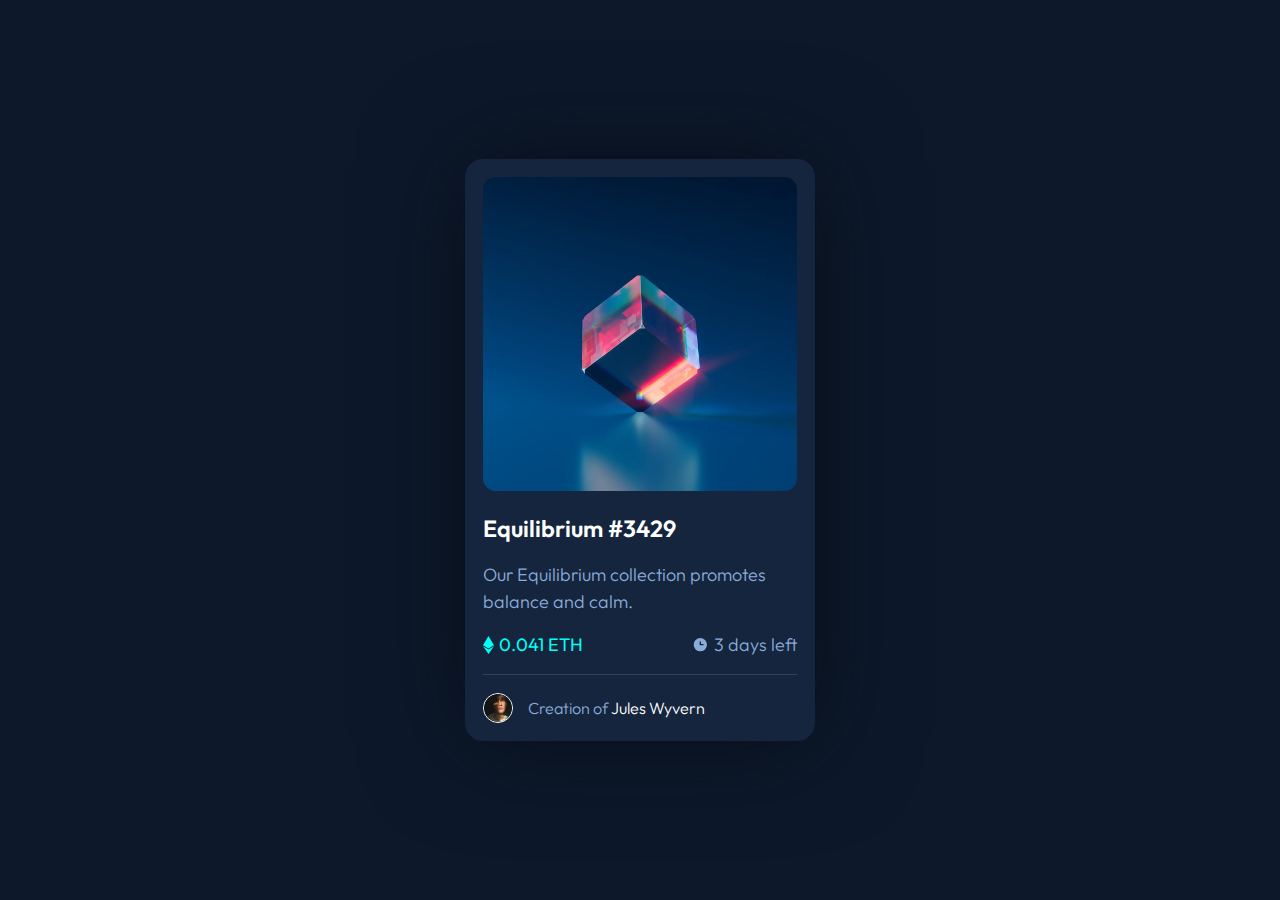
<file: challenges/nft-preview-card-component-main/index.html>
<!DOCTYPE html>
<html lang="en">
	<head>
		<meta charset="UTF-8" />
		<meta name="viewport" content="width=device-width, initial-scale=1.0" />

		<link rel="icon" type="image/png" sizes="32x32" href="./images/favicon-32x32.png" />
		<link rel="stylesheet" href="styles.css" />
		<title>Frontend Mentor | NFT preview card component</title>
	</head>
	<body>
		<div class="card">
			<div class="img-container">
				<img class="card__img" src="images/image-equilibrium.jpg" alt="" />
				<div class="img-overlay"></div>
			</div>
			<h3>Equilibrium #3429</h3>
			<p class="card__description">Our Equilibrium collection promotes balance and calm.</p>
			<div class="card__info">
				<span class="card__price">
					<img src="images/icon-ethereum.svg" alt="" />
					<p>0.041 ETH</p>
				</span>
				<span class="card__time">
					<img src="images/icon-clock.svg" alt="" />
					<p>3 days left</p>
				</span>
			</div>
			<div class="avatar">
				<img class="avatar__img" src="images/image-avatar.png" alt="" />
				<p>
					Creation of
					<span class="avatar__name">Jules Wyvern</span>
				</p>
			</div>
		</div>
	</body>
</html>
</file>
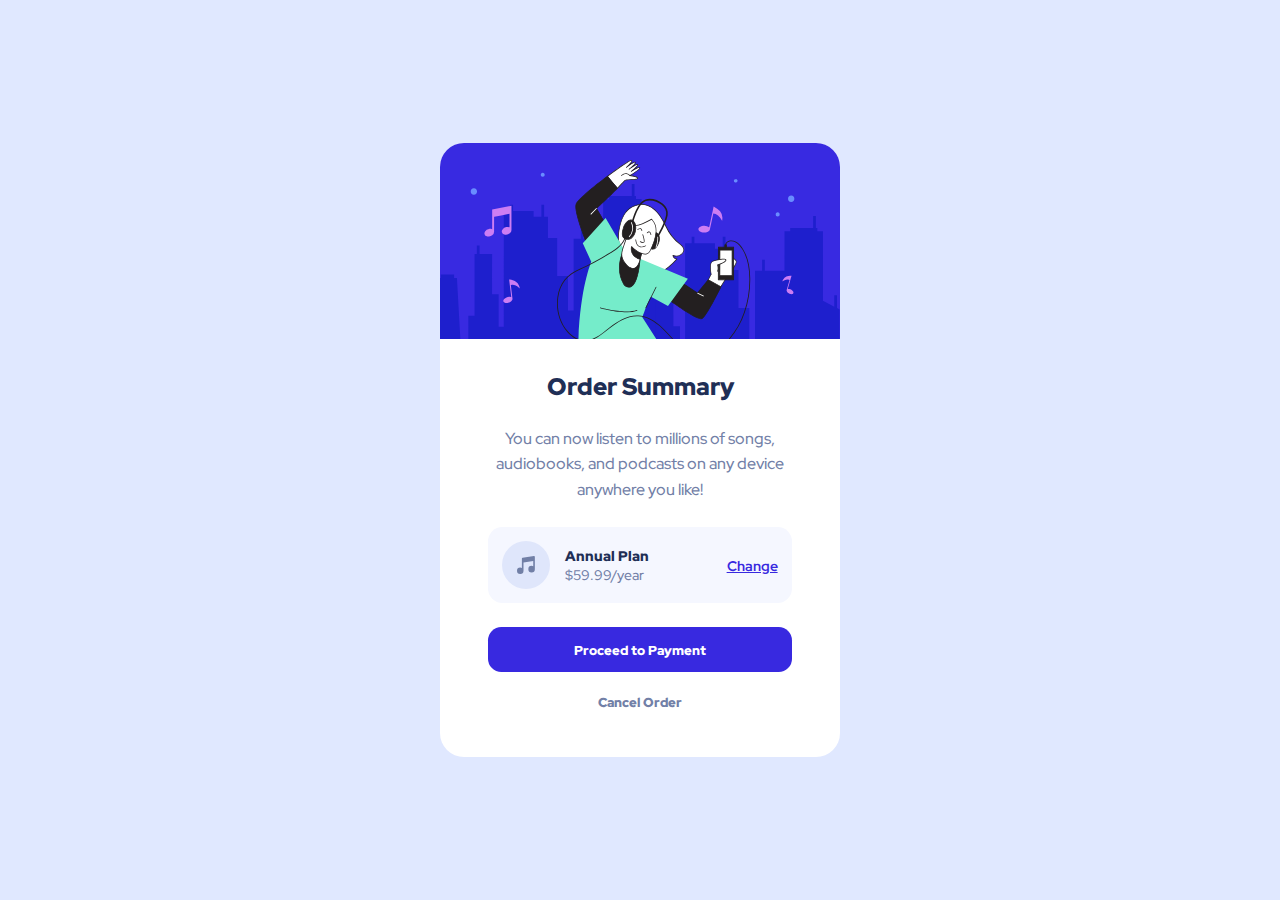
<file: challenges/order-summary-component-main/index.html>
<!DOCTYPE html>
<html lang="en">
	<head>
		<meta charset="UTF-8" />
		<meta name="viewport" content="width=device-width, initial-scale=1.0" />
		<link rel="icon" type="image/png" sizes="32x32" href="./images/favicon-32x32.png" />
		<title>Frontend Mentor | Order summary card</title>
		<link rel="preconnect" href="https://fonts.googleapis.com" />
		<link rel="preconnect" href="https://fonts.gstatic.com" crossorigin />
		<link
			href="https://fonts.googleapis.com/css2?family=Red+Hat+Display:wght@500;700;900&display=swap"
			rel="stylesheet"
		/>
		<link rel="stylesheet" href="styles.css" />
	</head>
	<body>
		<div class="card flex">
			<img src="images/illustration-hero.svg" alt="Person listening to music" class="card__img" />
			<div class="card__content flex">
				<h2 class="card__title center">Order Summary</h2>
				<p class="card__text center">
					You can now listen to millions of songs, audiobooks, and podcasts on any device anywhere you like!
				</p>

				<div class="card__plan flex">
					<img src="images/icon-music.svg" alt="logo-music" />
					<div class="card__plan-info">
						<h4 class="card__plan-title">Annual Plan</h4>
						<span class="card__plan-price">$59.99/year</span>
					</div>
					<a href="#">Change</a>
				</div>
				<div class="btn-container flex">
					<button class="btn btn--primary">Proceed to Payment</button>
					<button class="btn btn--secondary">Cancel Order</button>
				</div>
			</div>
		</div>
	</body>
</html>
</file>
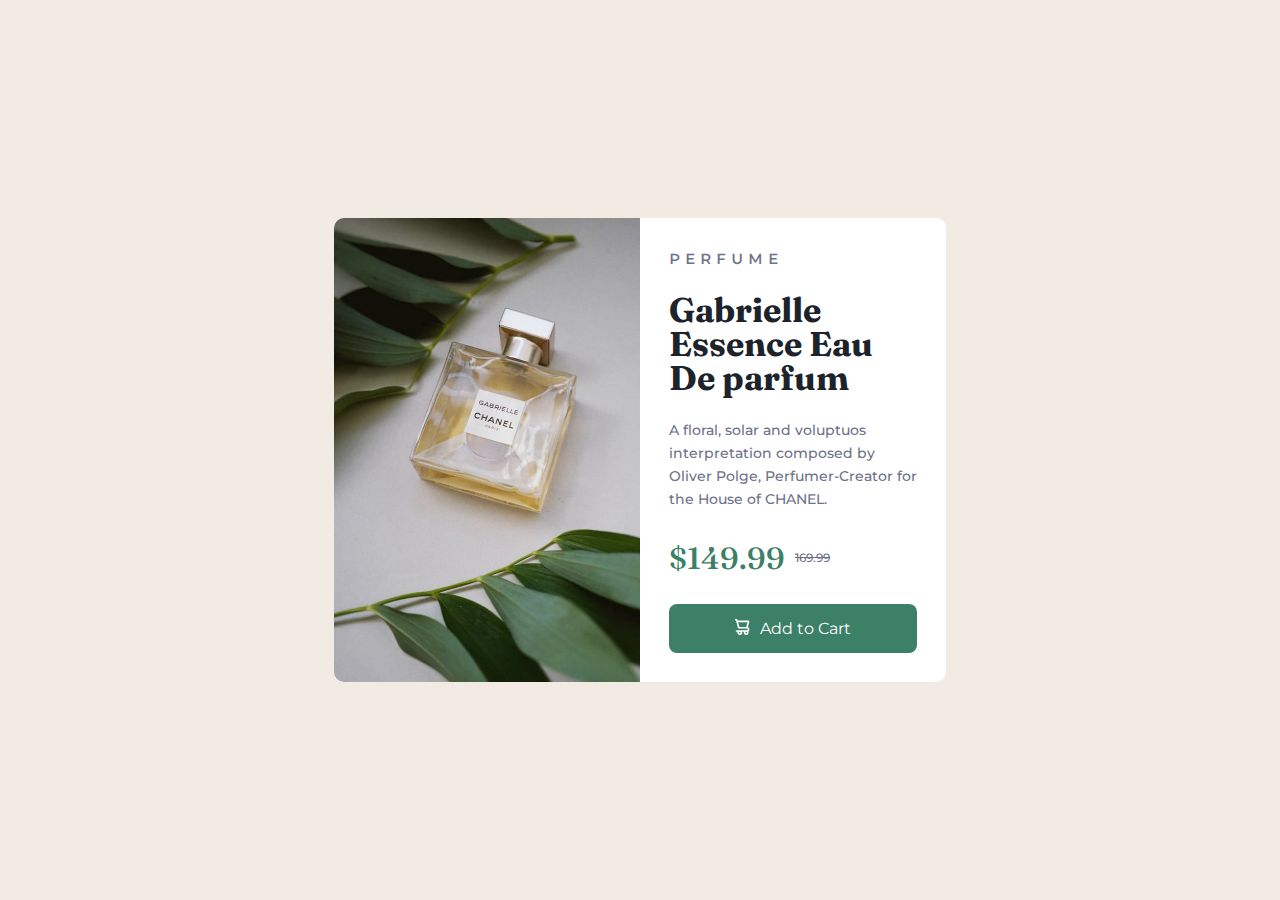
<file: challenges/product-preview-card/index.html>
<!DOCTYPE html>
<html lang="en">
  <head>
    <meta charset="UTF-8" />
    <meta name="viewport" content="width=device-width, initial-scale=1.0" />
    <link rel="icon" type="image/png" sizes="32x32" href="./images/favicon-32x32.png" />
    <link rel="stylesheet" href="./styles.css" />
    <link rel="preconnect" href="https://fonts.googleapis.com" />
    <link rel="preconnect" href="https://fonts.gstatic.com" crossorigin />
    <link
      href="https://fonts.googleapis.com/css2?family=Fraunces:ital,wght@0,700;1,700&family=Montserrat:ital,wght@0,500;0,700;1,500;1,700&display=swap"
      rel="stylesheet"
    />
    <title>Frontend Mentor | Product preview card component</title>
  </head>
  <body>
    <article class="product__card" role="main">
      <picture class="product__img">
        <source media="(min-width: 600px)" srcset="images/image-product-desktop.jpg" />
        <img src="images/image-product-mobile.jpg" alt="Gabrielle Essence Eau De parfum Image" />
      </picture>

      <div class="product__info">
        <p class="product__tag">perfume</p>
        <h1 class="product__name">Gabrielle Essence Eau De parfum</h1>
        <p class="product__description">
          A floral, solar and voluptuos interpretation composed by Oliver Polge, Perfumer-Creator for the
          House of <span>Chanel</span>.
        </p>
        <p class="product__price">$149.99 <del>169.99</del></p>
        <button class="product__cta">
          <svg width="15" height="16">
            <path
              d="M14.383 10.388a2.397 2.397 0 0 0-1.518-2.222l1.494-5.593a.8.8 0 0 0-.144-.695.8.8 0 0 0-.631-.28H2.637L2.373.591A.8.8 0 0 0 1.598 0H0v1.598h.983l1.982 7.4a.8.8 0 0 0 .799.59h8.222a.8.8 0 0 1 0 1.599H1.598a.8.8 0 1 0 0 1.598h.943a2.397 2.397 0 1 0 4.507 0h1.885a2.397 2.397 0 1 0 4.331-.376 2.397 2.397 0 0 0 1.12-2.021ZM11.26 7.99H4.395L3.068 3.196h9.477L11.26 7.991Zm-6.465 6.392a.8.8 0 1 1 0-1.598.8.8 0 0 1 0 1.598Zm6.393 0a.8.8 0 1 1 0-1.598.8.8 0 0 1 0 1.598Z"
              fill="#FFF"
            />
          </svg>
          Add to Cart
        </button>
      </div>
    </article>
  </body>
</html>
</file>
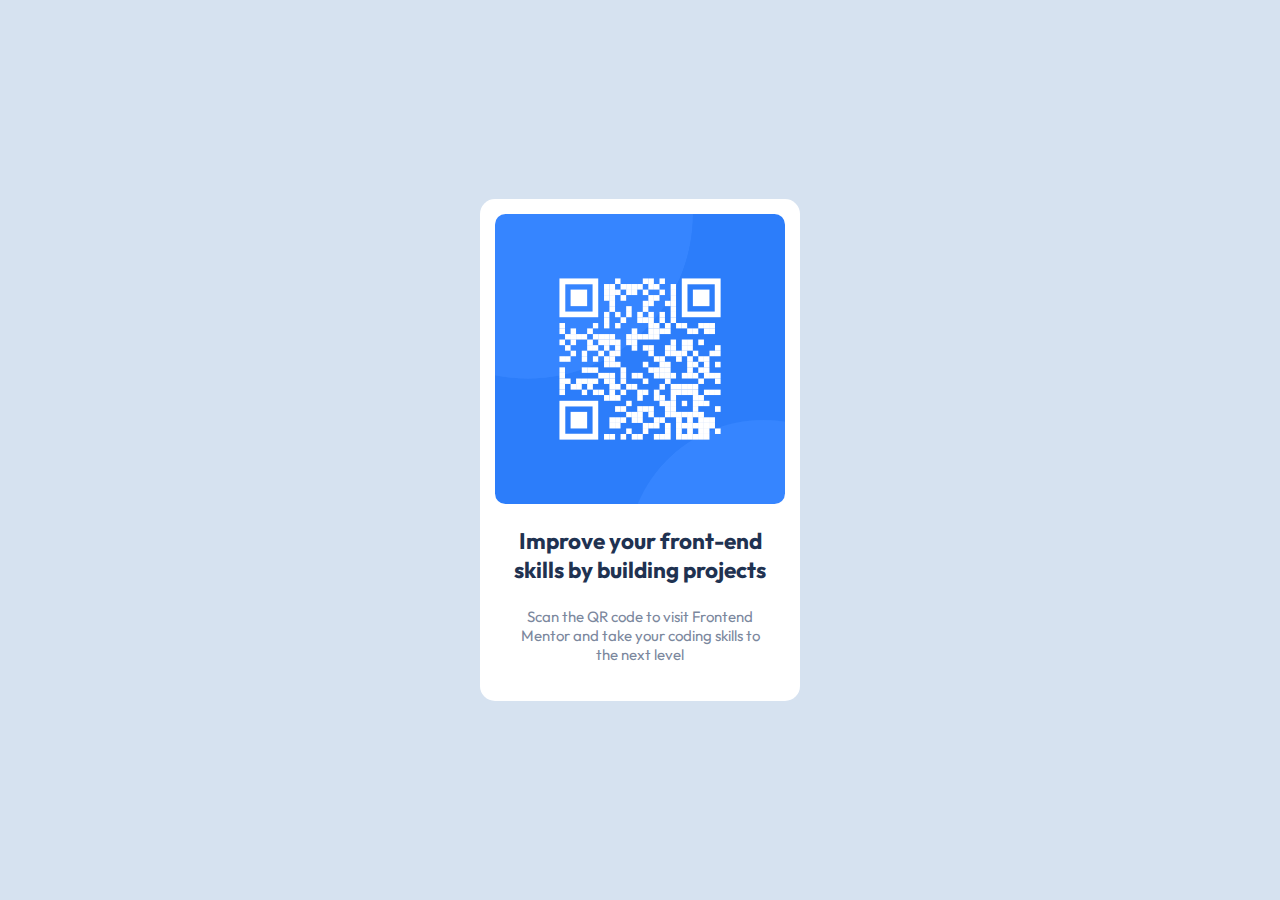
<file: challenges/qr-code-component-main/index.html>
<!DOCTYPE html>
<html lang="en">
	<head>
		<meta charset="UTF-8" />
		<meta name="viewport" content="width=device-width, initial-scale=1.0" />
		<link rel="icon" type="image/png" sizes="32x32" href="./images/favicon-32x32.png" />
		<link rel="stylesheet" href="styles.css" />
		<title>Frontend Mentor | QR code component</title>
	</head>
	<body>
		<div>
			<img src="images/image-qr-code.png" alt="" />
			<h2>Improve your front-end skills by building projects</h2>
			<p>
				Scan the QR code to visit Frontend Mentor and take your coding skills to the next
				level
			</p>
		</div>
	</body>
</html>
</file>
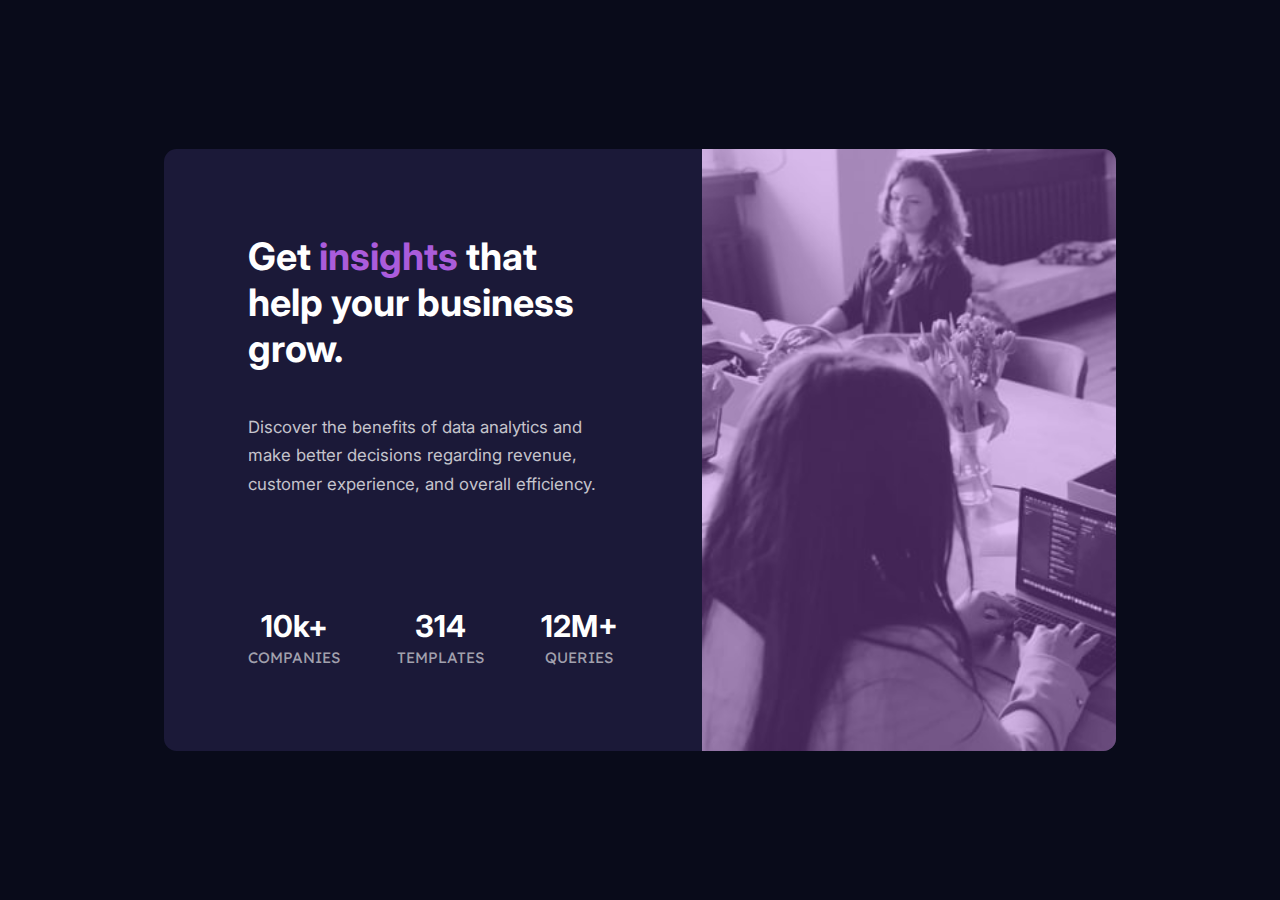
<file: challenges/stats-preview-card-component-main/index.html>
<!DOCTYPE html>
<html lang="en">
	<head>
		<meta charset="UTF-8" />
		<meta name="viewport" content="width=device-width, initial-scale=1.0" />
		<link rel="icon" type="image/png" sizes="32x32" href="./images/favicon-32x32.png" />
		<link rel="preconnect" href="https://fonts.googleapis.com" />
		<link rel="preconnect" href="https://fonts.gstatic.com" crossorigin />
		<link
			href="https://fonts.googleapis.com/css2?family=Inter:wght@400;700&family=Lexend+Deca&display=swap"
			rel="stylesheet"
		/>
		<link rel="stylesheet" href="styles.css" />
		<title>Frontend Mentor | Stats preview card component</title>
	</head>
	<body>
		<div class="container">
			<div class="container__img"></div>
			<div class="container__content flex">
				<h2 class="container__title">Get <span>insights</span> that help your business grow.</h2>
				<p class="container__paragraph">
					Discover the benefits of data analytics and make better decisions regarding revenue, customer experience, and
					overall efficiency.
				</p>
				<div class="stats flex">
					<div class="stat-container flex">
						<span class="stat">10k+</span>
						<span class="stats__title">companies</span>
					</div>
					<div class="stat-container flex">
						<span class="stat">314</span>
						<span class="stats__title">templates</span>
					</div>
					<div class="stat-container flex">
						<span class="stat">12M+</span>
						<span class="stats__title">queries</span>
					</div>
				</div>
			</div>
		</div>
	</body>
</html>
</file>
<file: challenges/nft-preview-card-component-main/styles.css>
@import url("https://fonts.googleapis.com/css2?family=Outfit:wght@300;400;600&display=swap");

* {
	padding: 0;
	margin: 0;
	box-sizing: border-box;
}

:root {
	--blue-1: hsl(215, 51%, 70%);
	--blue-2: hsl(217, 54%, 11%);
	--blue-3: hsl(216, 50%, 16%);
	--blue-4: hsl(215, 32%, 27%);
	--blue-5: hsl(215, 55%, 6%);
	--cyan: hsl(178, 100%, 50%);
	--white: hsl(0, 0%, 100%);
}

body {
	font-family: "Outfit", sans-serif;
	background-color: var(--blue-2);
	color: var(--blue-1);
	font-size: 18px;
	display: flex;
	align-items: center;
	justify-content: center;
	height: 100vh;
	font-weight: 300;
}

a {
	position: relative;
}

h3 {
	font-size: 1.3em;
	font-weight: 600;
	color: var(--white);
	cursor: pointer;
	transition: color 1s ease;
	width: fit-content;
}

.card {
	width: 350px;
	padding: 1em;
	border-radius: 1em;
	box-shadow: 0 0 100px var(--blue-5);
	display: flex;
	flex-direction: column;
	background-color: var(--blue-3);
	gap: 1em;
}

.img-container {
	position: relative;
	overflow: hidden;
}

.card__img {
	width: 100%;
	border-radius: 0.7em;
}

.card__description {
	line-height: 1.5;
}

.img-overlay {
	position: absolute;
	top: 0;
	width: 314px;
	height: 314px;
	opacity: 0;
	border-radius: 0.7em;
	background-color: var(--cyan);
	transition: opacity 1s ease;
	cursor: pointer;
}

.img-overlay::after {
	content: url("images/icon-view.svg");
	position: absolute;
	top: 42%;
	left: 42%;
}

.card__info,
.card__price,
.card__time {
	display: flex;
	justify-content: space-between;
	align-items: center;
}

.card__price,
.card__time {
	gap: 05px;
}

.card__price p {
	font-weight: 400;
	color: var(--cyan);
}

.avatar {
	display: flex;
	align-items: center;
	gap: 15px;
	font-size: 0.9em;
	border-top: 0.1rem solid var(--blue-4);
	padding-top: 18px;
}

.avatar__img {
	width: 30px;
	border: 1px solid var(--white);
	border-radius: 50%;
}

.avatar__name {
	transition: color 1s ease;
}

.avatar span {
	color: var(--white);
	cursor: pointer;
}

h3:hover,
.avatar__name:hover {
	color: var(--cyan);
}

.img-overlay:hover {
	opacity: 0.6;
}
</file>
<file: challenges/order-summary-component-main/styles.css>
:root {
  --ff: 'Red Hat Display', sans-serif;
  --white: white;
  --blue-100: hsl(225, 100%, 98%);
  --blue-200: hsl(225, 100%, 94%);
  --blue-300: hsl(224, 23%, 55%);
  --blue-400: hsl(245, 75%, 52%);
  --blue-400h: hsl(245, 100%, 70%);
  --blue-500: hsl(223, 47%, 23%);
}

* {
  margin: 0;
  box-sizing: border-box;
}

body {
  font-family: var(--ff);
  font-size: 16px;
  background-color: var(--blue-200);
  height: 100vh;
  display: flex;
  align-items: center;
  justify-content: center;
  padding: 0 1.5rem;
}

h2,
h4 {
  font-weight: 900;
  color: var(--blue-500);
}

p {
  line-height: 1.6;
  max-width: 18rem;
}

@media screen and (max-width: 350px) {
  body {
    font-size: 14px;
  }
}

p,
span {
  font-weight: 500;
  color: var(--blue-300);
}

a {
  color: var(--blue-400);
  transition: color 0.5s ease;
  font-weight: 700;
}

a:hover {
  color: var(--blue-400h);
}

.btn {
  padding: 1em;
  font-family: var(--ff);
  font-weight: 900;
  border: none;
  border-radius: 1em;
  cursor: pointer;
  transition: background-color 0.5s ease, color 0.5s ease;
}

.flex {
  display: flex;
}

.center {
  text-align: center;
}

.card {
  max-width: 400px;
  background-color: var(--white);
  border-radius: 1.5em;
  overflow: hidden;
}

.card,
.card__content {
  flex-direction: column;
}

.card__img {
  width: 100%;
}

.card__content {
  align-items: center;
  flex-grow: 1;
  justify-content: space-evenly;
  padding: 2rem;
  gap: 1.5em;
}

@media screen and (min-width: 376px) {
  .card__content {
    padding: 2rem 3rem;
  }
}

.card__plan {
  font-size: 0.9em;
  padding: 1em;
  background-color: var(--blue-100);
  gap: 1em;
  align-items: center;
  border-radius: 1em;
  width: 100%;
}

.card__plan > *:last-child {
  flex-grow: 1;
  text-align: right;
}

.btn-container {
  flex-direction: column;
  gap: 0.5em;
  width: 100%;
}

.btn--primary {
  background-color: var(--blue-400);
  color: var(--white);
}

.btn--secondary {
  background-color: transparent;
  color: var(--blue-300);
  align-self: center;
}

.btn--primary:hover {
  background-color: var(--blue-400h);
}

.btn--secondary:hover {
  color: var(--blue-500);
}
</file>
<file: challenges/product-preview-card/styles.css>
:root {
  /* Primary */
  --cream: hsl(30, 38%, 92%);
  --dark-cyan: hsl(158, 36%, 37%);
  /* Neutral */
  --very-dark-blue: hsl(212, 21%, 14%);
  --dark-grayish-blue: hsl(228, 12%, 48%);
  /* Font-family */
  --montserrat: 'Montserrat', sans-serif;
  --fraunces: 'Fraunces', serif;

  /* Active States */
  --primary-hover: hsl(158, 42%, 25%);
}

* {
  padding: 0;
  margin: 0;
  box-sizing: border-box;
}

html {
  font-size: 16px;
}

body {
  padding: 1em;
  min-height: 100vh;
  background-color: var(--cream);
  display: grid;
  place-items: center;
  font-family: var(--montserrat);
  color: var(--dark-grayish-blue);
  font-weight: 500;
}

img {
  width: 100%;
}

h1 {
  font-family: var(--fraunces);
  color: var(--very-dark-blue);
  font-size: 1.9em;
  line-height: 1em;
  margin-bottom: 0.8em;
}

del {
  font-family: var(--montserrat);
  font-size: 0.4em;
  color: var(--dark-grayish-blue);
  align-self: center;
}

.product__card {
  max-width: 600px;
  display: flex;
  flex-direction: column;
  border-radius: 10px;
  overflow: hidden;
  background-color: white;
  font-family: var(--montserrat);
  margin: 20px;
}

.product__info {
  padding: 1.6em;
}

.product__tag {
  letter-spacing: 5px;
  margin-bottom: 0.8em;
  font-variant: small-caps;
}

.product__description {
  margin-bottom: 1em;
}

.product__description > span {
  text-transform: uppercase;
}

.product__price {
  display: flex;
  gap: 10px;
  font-size: 1.7em;
  font-family: var(--fraunces);
  color: var(--dark-cyan);
  margin-bottom: 1rem;
}

.product__cta {
  display: flex;
  justify-content: center;
  gap: 10px;
  border: none;
  font-size: 1rem;
  background-color: var(--dark-cyan);
  color: white;
  font-family: inherit;
  width: 100%;
  padding: 15px;
  border-radius: 8px;
  cursor: pointer;
  transition: background-color 0.3s ease;
}

.product__cta:hover {
  background-color: var(--primary-hover);
}

@media screen and (min-width: 600px) {
  h1 {
    margin: 0.7em 0;
  }

  .product__card {
    font-size: 18px;
    min-width: min-content;
    max-width: 34em;
    flex-direction: row;
  }

  .product__img {
    display: flex;
    width: 50%;
    flex-shrink: 0;
  }

  .product__description {
    font-size: 0.8em;
    line-height: 1.6em;
  }

  .product__price {
    margin: 0.9em 0;
  }
}
</file>
<file: challenges/qr-code-component-main/styles.css>
@import url("https://fonts.googleapis.com/css2?family=Outfit:wght@400;700&display=swap");

* {
	padding: 0;
	margin: 0;
	box-sizing: border-box;
}

body {
	font-family: "Outfit", sans-serif;
	font-size: 15px;
	display: flex;
	text-align: center;
	justify-content: center;
	align-items: center;
	background-color: hsl(212, 45%, 89%);
	height: 100vh;
}

div {
	padding: 1em 1em 2.5em;
	background-color: hsl(0, 0%, 100%);
	color: hsl(220, 15%, 55%);
	border-radius: 1em;
	width: 320px;
	display: flex;
	gap: 1.5em;
	flex-direction: column;
	justify-content: space-around;
}

img {
	border-radius: 0.7em;
}

h2 {
	color: hsl(218, 44%, 22%);
	margin: 0 0.5em;
}

p {
	margin: 0 1.6em;
}
</file>
<file: challenges/stats-preview-card-component-main/styles.css>
:root {
  --ff-inter: 'Inter', sans-serif;
  --ff-lexend: 'Lexend Deca', sans-serif;
  --white: hsl(0, 0%, 100%);
  --white-t: hsla(0, 0%, 100%, 0.75);
  --white-tt: hsla(0, 0%, 100%, 0.6);
  --violet-400: hsl(277, 64%, 61%);
  --violet-400-t: hsla(277, 64%, 61%, 0.39);
  --blue-800: hsl(244, 38%, 16%);
  --blue-900: hsl(233, 47%, 7%);
}

* {
  margin: 0;
  box-sizing: border-box;
}

html {
  font-size: 15px;
}

body {
  min-height: 100vh;
  min-width: 150px;
  background-color: var(--blue-900);
  color: var(--white);
  font-family: var(--ff-inter);
  display: grid;
  grid-template: minmax(100px, auto) max-content minmax(100px, auto) / auto minmax(
      min-content,
      85%
    ) auto;
}

.flex {
  display: flex;
  flex-direction: column;
  align-items: center;
}

@media screen and (min-width: 1080px) {
  body {
    grid-template: 1fr max-content 1fr / minmax(100px, 300px) minmax(min-content, 85%) minmax(
        100px,
        300px
      );
  }

  .flex {
    flex-direction: row;
  }
}

.container {
  background-color: var(--blue-800);
  grid-area: 2 / 2 / 3 / 3;
  border-radius: 0.6em;
  display: grid;
  grid-template-rows: auto auto;
  overflow: hidden;
  text-align: center;
}

.container__img {
  height: 240px;
  grid-row: 1 / 2;
  position: relative;
  background-image: url('images/image-header-mobile.jpg');
  background-size: cover;
  max-width: 100%;
}

.container__img::after {
  content: '';
  position: absolute;
  top: 0;
  left: 0;
  width: 100%;
  height: 100%;
  z-index: 100;
  background-color: var(--violet-400-t);
}

.container__content {
  padding: 2.2em;
  gap: 2em;
  grid-row: 2 / 3;
}

@media screen and (min-width: 1080px) {
  .container {
    grid-template: auto auto / 1fr minmax(350px, 1fr);
    font-size: 1.4em;
    text-align: left;
  }

  .container__img {
    background-image: url('images/image-header-desktop.jpg');
    grid-area: 1 / 2 / 3 / 3;
    height: 100%;
  }

  .container__content {
    flex-direction: column;
    grid-area: 1 / 1 / 3 / 2;
    padding: 4em;
  }
}

.container__title {
  font-size: 1.8em;
  max-width: 15em;
}

.container__title span {
  color: var(--violet-400);
}

.container__paragraph {
  color: var(--white-t);
  line-height: 1.7;
  max-width: 25em;
}

.stats {
  gap: 1em;
}

.stat-container {
  gap: 0.3rem;
}

.stat {
  font-size: 1.6em;
  font-weight: 700;
}

.stats__title {
  font-size: 0.8em;
  font-family: var(--ff-lexend);
  color: var(--white-tt);
  text-transform: uppercase;
}

@media screen and (min-width: 1080px) {
  .container__paragraph {
    font-size: 0.8em;
    margin-bottom: 4em;
  }

  .stats {
    gap: 3em;
    font-size: 0.9em;
  }

  .stat-container {
    flex-direction: column;
  }
}
</file>
